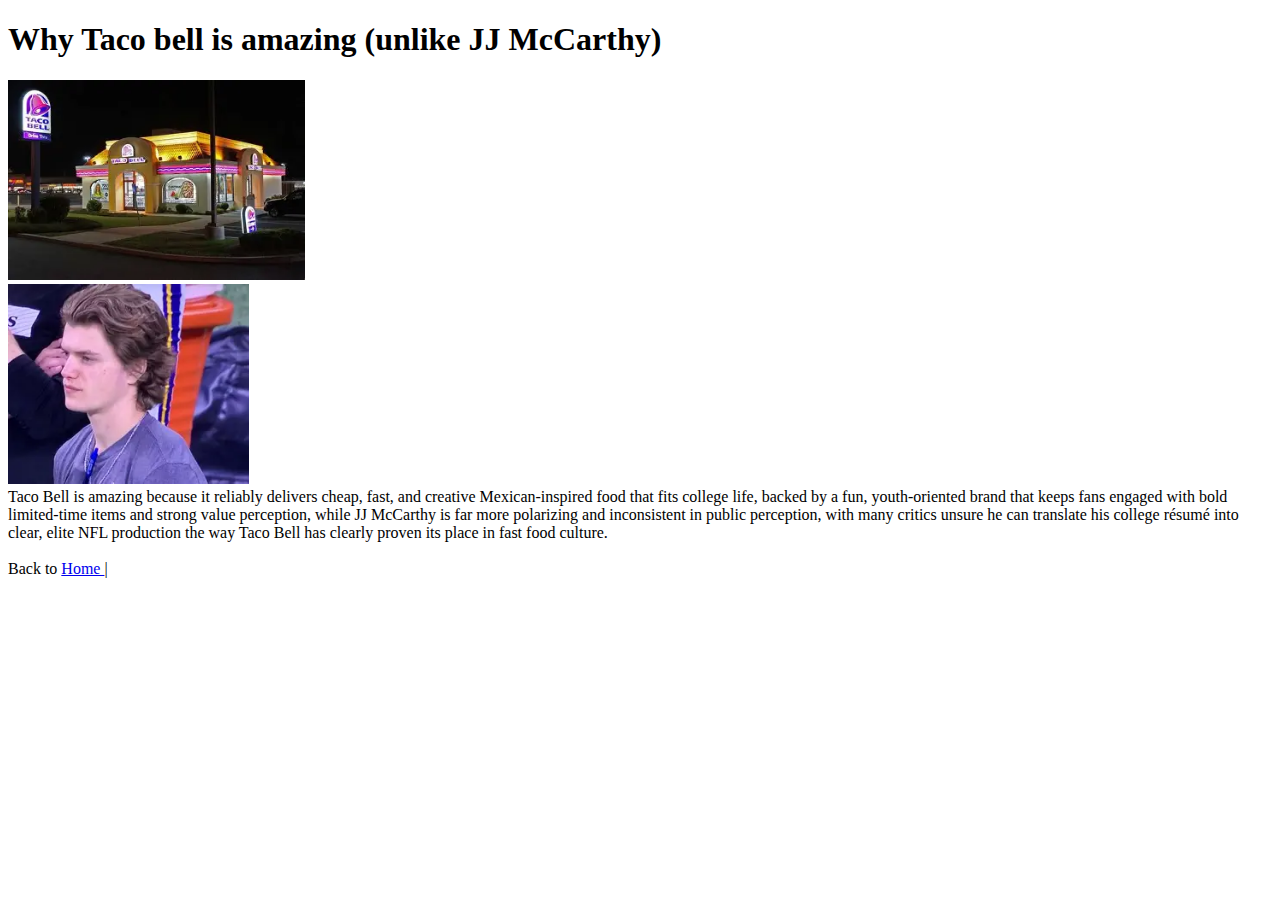
<file: context.html>
<!DOCTYPE html>
<html lang="en">
<head>
    <meta charset="UTF-8">
    <meta name="viewport" content="width=device-width, initial-scale=1.0">
    <title>Taco Bell</title>
</head>

<body>
    <h1> Why Taco bell is amazing (unlike JJ McCarthy)</h1>
    <img src="[data-uri]"
    alt ="Taco Bell lookin fine" height = "200">
    <br>
    <img src="[data-uri]"
    alt ="JJ's ugly ahh" height = "200">
<br>
Taco Bell is amazing because it reliably delivers cheap, fast, and creative Mexican‑inspired food that fits college life, backed by a fun, youth‑oriented brand that keeps fans engaged with bold limited‑time items and strong value perception, while JJ McCarthy is far more polarizing and inconsistent in public perception, with many critics unsure he can translate his college résumé into clear, elite NFL production the way Taco Bell has clearly proven its place in fast food culture.
<br>
<br>
<Div class="footer">
  Back to <a href="index.html">Home </a> |

</Div>
</body>

</html>
</file>
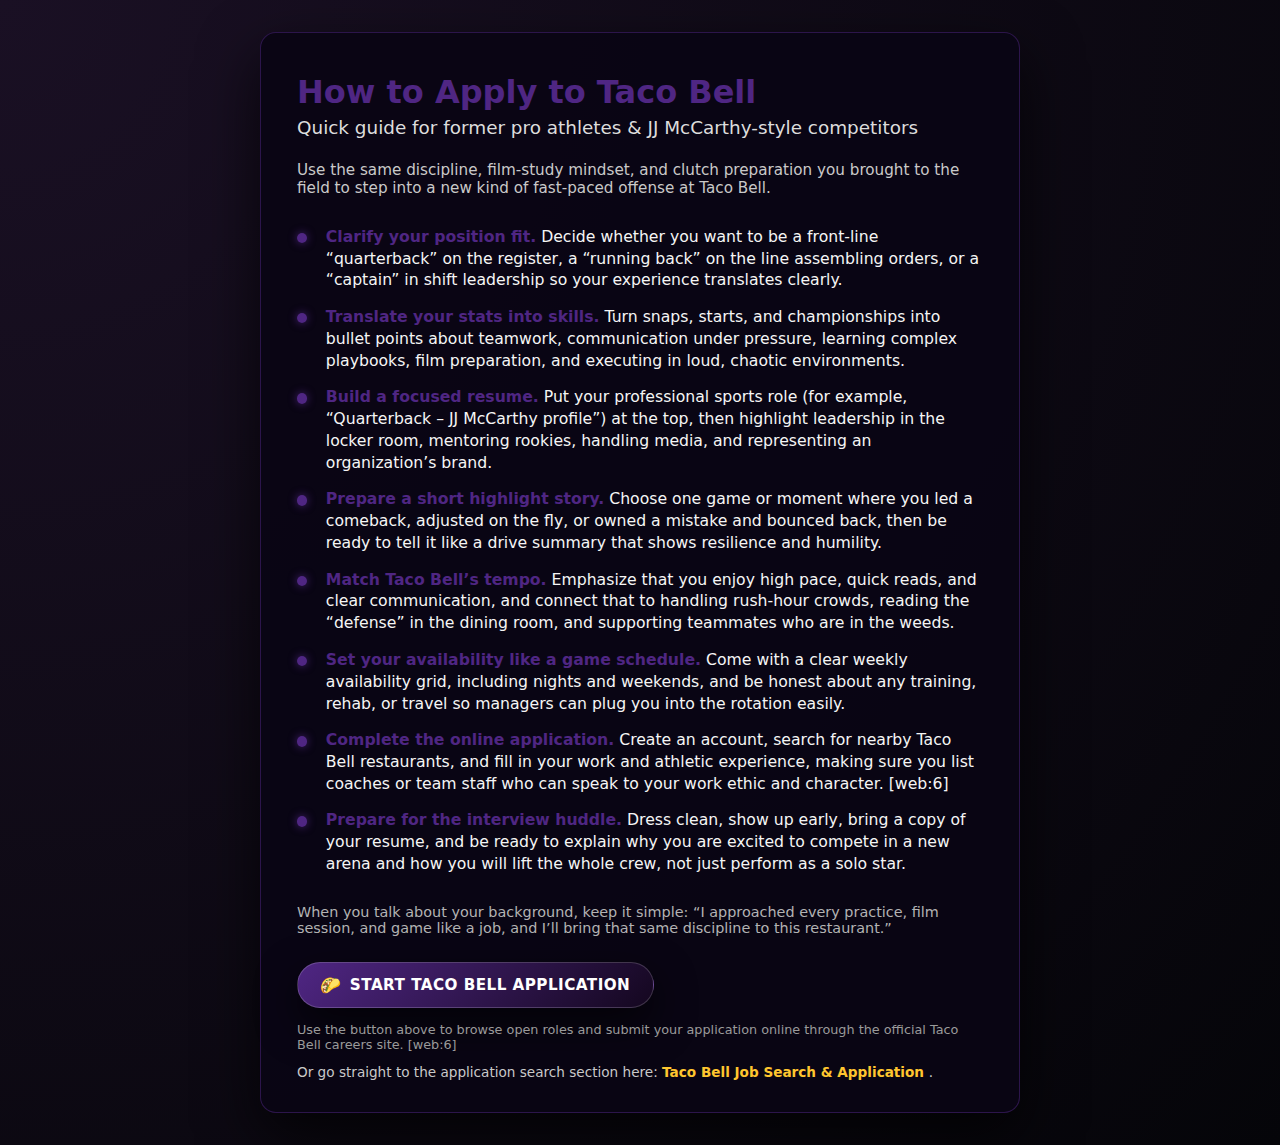
<file: howtoguide2.0.html>
<!DOCTYPE html>
<html lang="en">
<head>
  <meta charset="UTF-8" />
  <title>How to Apply to Taco Bell – For JJ McCarthy-Style Pros</title>
  <style>
    :root {
      /* Vikings-style purple and gold [web:11][web:18] */
      --tb-dark-purple: #4F2683;
      --tb-light-purple: #4F2683;
      --tb-bg: #050509;
      --tb-text: #f5f5f5;
      --tb-accent: #FFC62F;
    }

    * {
      box-sizing: border-box;
      margin: 0;
      padding: 0;
      font-family: system-ui, -apple-system, BlinkMacSystemFont, "Segoe UI", sans-serif;
    }

    body {
      background: radial-gradient(circle at top left, #1a1024, #050509);
      color: var(--tb-text);
      min-height: 100vh;
      display: flex;
      align-items: center;
      justify-content: center;
      padding: 2rem;
    }

    .card {
      background: rgba(10, 5, 20, 0.95);
      border-radius: 16px;
      max-width: 760px;
      width: 100%;
      padding: 2.5rem 2.25rem 2rem;
      box-shadow: 0 24px 60px rgba(0, 0, 0, 0.7);
      border: 1px solid rgba(79, 38, 131, 0.5);
    }

    h1 {
      font-size: 2rem;
      margin-bottom: 0.4rem;
      color: var(--tb-light-purple);
    }

    h2 {
      font-size: 1.15rem;
      margin-bottom: 1.4rem;
      color: #ddd;
      font-weight: 400;
    }

    .tagline {
      font-size: 0.95rem;
      margin-bottom: 1.8rem;
      color: #c9c9c9;
    }

    .tagline span {
      color: var(--tb-accent);
      font-weight: 600;
    }

    ul {
      list-style: none;
      margin-left: 0;
      margin-bottom: 1.8rem;
    }

    li {
      position: relative;
      padding-left: 1.8rem;
      margin-bottom: 0.9rem;
      line-height: 1.4;
      font-size: 0.98rem;
    }

    li::before {
      content: "";
      position: absolute;
      left: 0;
      top: 0.45rem;
      width: 0.65rem;
      height: 0.65rem;
      border-radius: 999px;
      background: linear-gradient(135deg, var(--tb-dark-purple), var(--tb-light-purple));
      box-shadow: 0 0 8px rgba(79, 38, 131, 0.9);
    }

    .highlight {
      color: var(--tb-light-purple);
      font-weight: 600;
    }

    .note {
      font-size: 0.9rem;
      color: #b3b3b3;
      margin-bottom: 1.6rem;
    }

    .apply-link {
      display: inline-flex;
      align-items: center;
      gap: 0.5rem;
      padding: 0.75rem 1.4rem;
      border-radius: 999px;
      border: 1px solid rgba(255, 255, 255, 0.18);
      background: linear-gradient(135deg, var(--tb-dark-purple), #14071f);
      color: #ffffff;
      text-decoration: none;
      font-size: 0.95rem;
      font-weight: 600;
      letter-spacing: 0.03em;
      text-transform: uppercase;
      box-shadow: 0 16px 40px rgba(0, 0, 0, 0.65);
      transition: transform 0.12s ease-out, box-shadow 0.12s ease-out, background 0.12s ease-out;
    }

    .apply-link span.icon {
      font-size: 1.05rem;
    }

    .apply-link:hover {
      background: linear-gradient(135deg, var(--tb-accent), var(--tb-dark-purple));
      transform: translateY(-1px);
      box-shadow: 0 18px 46px rgba(0, 0, 0, 0.8);
    }

    .footer-text {
      margin-top: 0.9rem;
      font-size: 0.8rem;
      color: #9a9a9a;
    }

    .deep-link {
      margin-top: 0.75rem;
      font-size: 0.85rem;
      color: #c9c9c9;
    }

    .deep-link a {
      color: var(--tb-accent);
      text-decoration: none;
      font-weight: 600;
    }

    .deep-link a:hover {
      text-decoration: underline;
    }

    @media (max-width: 600px) {
      .card {
        padding: 1.8rem 1.4rem 1.6rem;
      }

      h1 {
        font-size: 1.6rem;
      }

      h2 {
        font-size: 1rem;
      }
    }
  </style>
</head>
<body>
  <main class="card">
    <h1>How to Apply to Taco Bell</h1>
    <h2>Quick guide for former pro athletes &amp; JJ McCarthy-style competitors</h2>
    <p class="tagline">
      Use the same discipline, film-study mindset, and clutch preparation you brought to the field to step into a new kind of fast-paced offense at Taco Bell.
    </p>

    <ul>
      <li>
        <span class="highlight">Clarify your position fit.</span>
        Decide whether you want to be a front-line “quarterback” on the register, a “running back” on the line assembling orders, or a “captain” in shift leadership so your experience translates clearly.
      </li>
      <li>
        <span class="highlight">Translate your stats into skills.</span>
        Turn snaps, starts, and championships into bullet points about teamwork, communication under pressure, learning complex playbooks, film preparation, and executing in loud, chaotic environments.
      </li>
      <li>
        <span class="highlight">Build a focused resume.</span>
        Put your professional sports role (for example, “Quarterback – JJ McCarthy profile”) at the top, then highlight leadership in the locker room, mentoring rookies, handling media, and representing an organization’s brand.
      </li>
      <li>
        <span class="highlight">Prepare a short highlight story.</span>
        Choose one game or moment where you led a comeback, adjusted on the fly, or owned a mistake and bounced back, then be ready to tell it like a drive summary that shows resilience and humility.
      </li>
      <li>
        <span class="highlight">Match Taco Bell’s tempo.</span>
        Emphasize that you enjoy high pace, quick reads, and clear communication, and connect that to handling rush-hour crowds, reading the “defense” in the dining room, and supporting teammates who are in the weeds.
      </li>
      <li>
        <span class="highlight">Set your availability like a game schedule.</span>
        Come with a clear weekly availability grid, including nights and weekends, and be honest about any training, rehab, or travel so managers can plug you into the rotation easily.
      </li>
      <li>
        <span class="highlight">Complete the online application.</span>
        Create an account, search for nearby Taco Bell restaurants, and fill in your work and athletic experience, making sure you list coaches or team staff who can speak to your work ethic and character. [web:6]
      </li>
      <li>
        <span class="highlight">Prepare for the interview huddle.</span>
        Dress clean, show up early, bring a copy of your resume, and be ready to explain why you are excited to compete in a new arena and how you will lift the whole crew, not just perform as a solo star.
      </li>
    </ul>

    <p class="note">
      When you talk about your background, keep it simple: “I approached every practice, film session, and game like a job, and I’ll bring that same discipline to this restaurant.”
    </p>

    <!-- Taco Bell careers home page with application access [web:6] -->
    <a class="apply-link" href="https://jobs.tacobell.com" target="_blank" rel="noopener noreferrer">
      <span class="icon">🌮</span>
      <span>Start Taco Bell Application</span>
    </a>
    <p class="footer-text">
      Use the button above to browse open roles and submit your application online through the official Taco Bell careers site. [web:6]
    </p>

    <!-- Direct-style link text to the application/job search section [web:6] -->
    <p class="deep-link">
      Or go straight to the application search section here:
      <a href="https://jobs.tacobell.com/search" target="_blank" rel="noopener noreferrer">
        Taco Bell Job Search &amp; Application
      </a>.
    </p>
  </main>
</body>
</html>
</file>
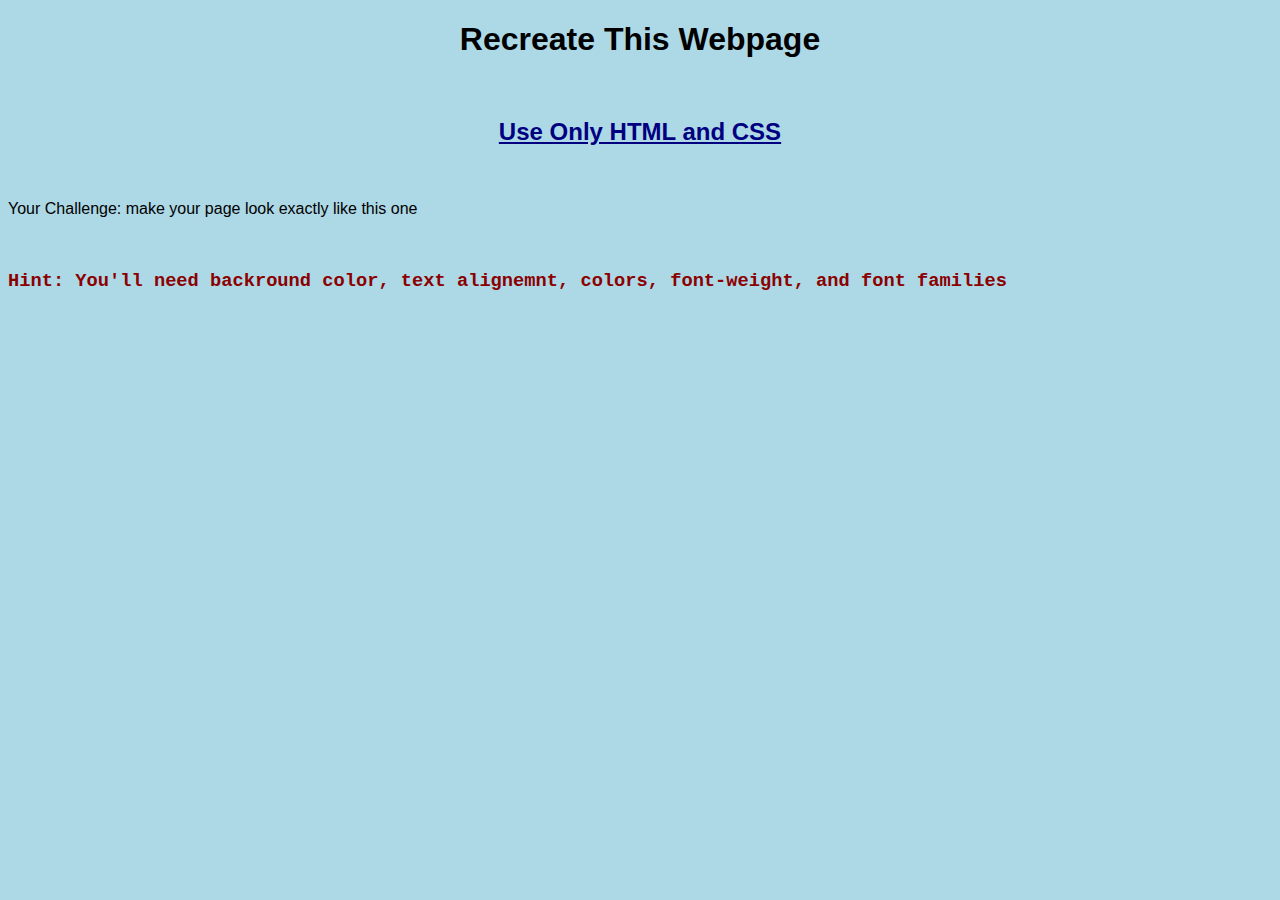
<file: newpage.html>
<!DOCTYPE html>
<html lang="en">
<head>
    <meta charset="UTF-8">
    <meta name="viewport" content="width=device-width, initial-scale=1.0">
    <title>Recreate This Webpage</title>
    <link rel="stylesheet" href="styles/newstyles.css">
</head>
<body>
<h1>Recreate This Webpage </h1>
<br>
<h2>Use Only HTML and CSS</h2>
<br>
<p>Your Challenge: make your page look exactly like this one </p>
<br>
<h3>Hint: You'll need backround color, text alignemnt, colors, font-weight, and font families</h3>
</body>
</html>
</file>
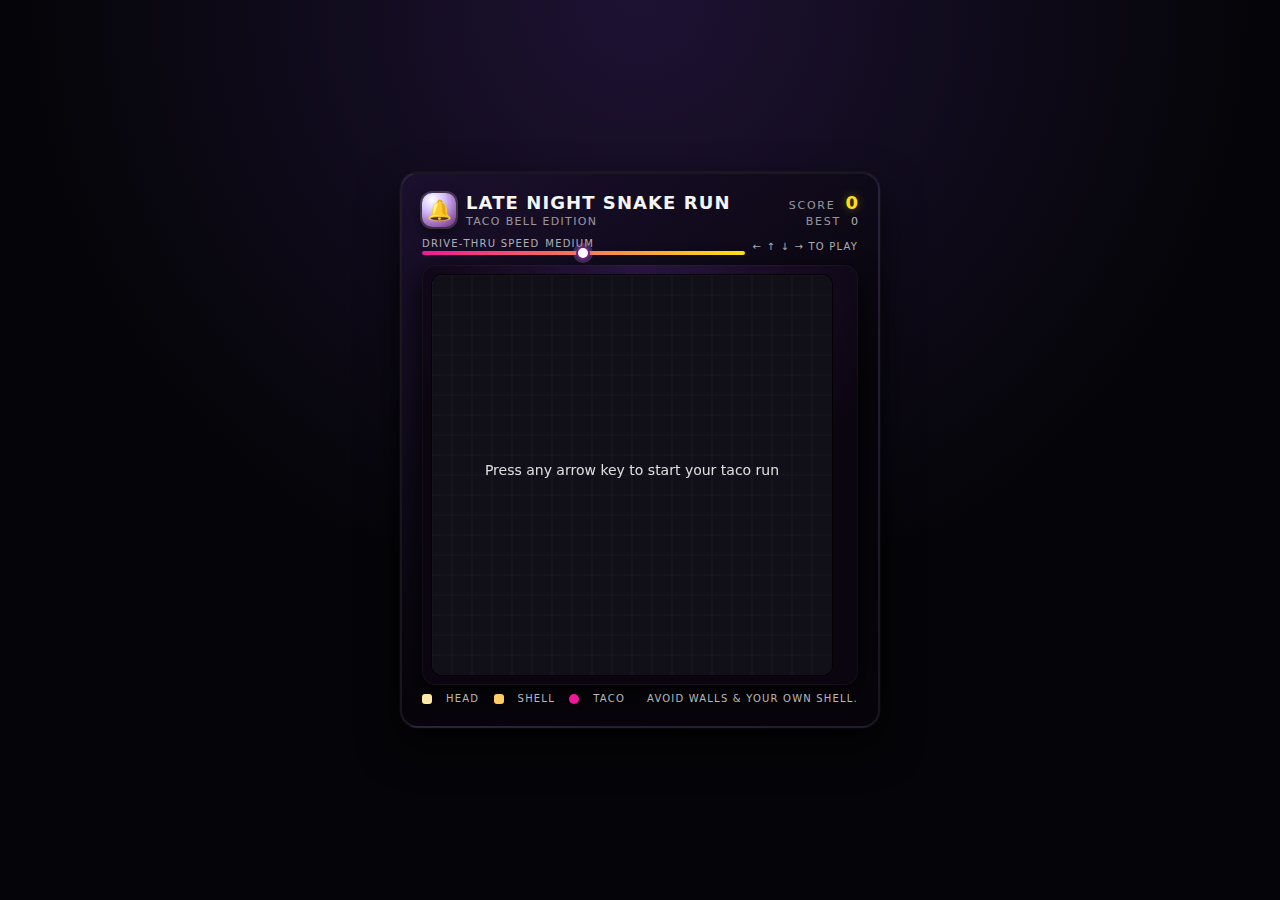
<file: tacobellsnake.html>
<!DOCTYPE html>
<html lang="en">
<head>
  <meta charset="UTF-8" />
  <title>Taco Bell Snake</title>
  <style>
    :root {
      --tb-dark-purple: #702082;  /* Taco Bell dark purple [web:13] */
      --tb-light-purple: #A77BCA; /* Taco Bell light purple [web:13] */
      --tb-gold: #fee012;         /* Accent from Taco Bell palette [web:17] */
      --tb-pink: #ef1897;         /* Accent from Taco Bell palette [web:17] */
      --bg: #050509;
      --board-bg: #111018;
      --snake-body: #ffcc66;
      --snake-head: #ffe9a3;
      --food: #ef1897;
      --grid-line: #222030;
      --text: #f5f5f5;
    }

    * {
      box-sizing: border-box;
      margin: 0;
      padding: 0;
      font-family: system-ui, -apple-system, BlinkMacSystemFont, "Segoe UI",
        sans-serif;
    }

    body {
      background: radial-gradient(circle at top, #1e1233 0, var(--bg) 55%);
      color: var(--text);
      min-height: 100vh;
      display: flex;
      align-items: center;
      justify-content: center;
    }

    .shell {
      background: linear-gradient(145deg, #1b102e 0, #07050b 60%);
      border-radius: 18px;
      border: 2px solid rgba(255, 255, 255, 0.08);
      box-shadow:
        0 18px 40px rgba(0, 0, 0, 0.7),
        0 0 0 1px rgba(255, 255, 255, 0.04);
      padding: 18px 20px 20px;
      width: 480px;
      max-width: 96vw;
    }

    .header {
      display: flex;
      align-items: center;
      justify-content: space-between;
      margin-bottom: 10px;
    }

    .title-block {
      display: flex;
      align-items: center;
      gap: 10px;
    }

    .bell-icon {
      width: 34px;
      height: 34px;
      border-radius: 10px;
      background: radial-gradient(circle at 30% 20%, #ffffff 0, #d7c4ff 32%, #702082 100%);
      display: flex;
      align-items: center;
      justify-content: center;
      color: #1b0a2b;
      font-size: 20px;
      font-weight: 900;
      box-shadow:
        0 0 0 2px rgba(255, 255, 255, 0.18),
        0 8px 16px rgba(0, 0, 0, 0.5);
    }

    .title-text {
      display: flex;
      flex-direction: column;
      gap: 2px;
    }

    .title-text h1 {
      font-size: 18px;
      letter-spacing: 0.06em;
      text-transform: uppercase;
    }

    .title-text span {
      font-size: 11px;
      color: rgba(245, 245, 245, 0.6);
      text-transform: uppercase;
      letter-spacing: 0.12em;
    }

    .score-panel {
      display: flex;
      flex-direction: column;
      gap: 2px;
      align-items: flex-end;
    }

    .score-row {
      display: flex;
      gap: 10px;
      align-items: baseline;
    }

    .label {
      font-size: 11px;
      text-transform: uppercase;
      letter-spacing: 0.16em;
      color: rgba(245, 245, 245, 0.6);
    }

    .value {
      font-size: 18px;
      font-weight: 700;
      color: var(--tb-gold);
      text-shadow: 0 0 10px rgba(254, 224, 18, 0.4);
    }

    .best {
      font-size: 11px;
      color: rgba(245, 245, 245, 0.72);
    }

    .controls {
      margin-top: 4px;
      margin-bottom: 10px;
      display: flex;
      align-items: center;
      justify-content: space-between;
      gap: 8px;
      font-size: 11px;
    }

    .speed-control {
      display: flex;
      flex-direction: column;
      gap: 2px;
      flex: 1;
    }

    .speed-row {
      display: flex;
      align-items: center;
      gap: 6px;
    }

    .speed-row span {
      text-transform: uppercase;
      letter-spacing: 0.12em;
      color: rgba(245, 245, 245, 0.7);
      font-size: 10px;
    }

    input[type="range"] {
      -webkit-appearance: none;
      width: 100%;
      height: 4px;
      border-radius: 999px;
      background: linear-gradient(90deg, var(--tb-pink), var(--tb-gold));
      outline: none;
    }

    input[type="range"]::-webkit-slider-thumb {
      -webkit-appearance: none;
      width: 14px;
      height: 14px;
      border-radius: 50%;
      background: #fff;
      border: 2px solid var(--tb-dark-purple);
      box-shadow: 0 0 0 3px rgba(167, 123, 202, 0.3);
      cursor: pointer;
    }

    input[type="range"]::-moz-range-thumb {
      width: 14px;
      height: 14px;
      border-radius: 50%;
      background: #fff;
      border: 2px solid var(--tb-dark-purple);
      box-shadow: 0 0 0 3px rgba(167, 123, 202, 0.3);
      cursor: pointer;
    }

    .speed-label {
      font-size: 10px;
      color: rgba(245, 245, 245, 0.75);
    }

    .hint {
      font-size: 10px;
      color: rgba(245, 245, 245, 0.7);
      text-align: right;
      text-transform: uppercase;
      letter-spacing: 0.12em;
    }

    .board-wrapper {
      border-radius: 14px;
      padding: 10px;
      background: radial-gradient(circle at top, #28143f 0, #0b050f 55%);
      box-shadow:
        inset 0 0 0 1px rgba(255, 255, 255, 0.04),
        0 10px 26px rgba(0, 0, 0, 0.9);
    }

    canvas {
      display: block;
      background: radial-gradient(circle at 15% 0, #342356 0, var(--board-bg) 50%);
      border-radius: 10px;
      box-shadow:
        inset 0 0 0 1px rgba(255, 255, 255, 0.06),
        0 0 0 1px rgba(0, 0, 0, 0.8);
    }

    .bottom-row {
      margin-top: 8px;
      display: flex;
      justify-content: space-between;
      font-size: 10px;
      color: rgba(245, 245, 245, 0.75);
      text-transform: uppercase;
      letter-spacing: 0.12em;
    }

    .taco-legend span {
      display: inline-flex;
      align-items: center;
      gap: 4px;
      margin-right: 10px;
    }

    .dot {
      width: 10px;
      height: 10px;
      border-radius: 3px;
    }

    .dot.head {
      background: var(--snake-head);
    }

    .dot.body {
      background: var(--snake-body);
    }

    .dot.food {
      background: var(--food);
      border-radius: 50%;
    }

    .overlay {
      position: absolute;
      inset: 0;
      display: none;
      align-items: center;
      justify-content: center;
      border-radius: 10px;
      background: rgba(5, 5, 9, 0.86);
      color: #fff;
      flex-direction: column;
      text-align: center;
    }

    .overlay h2 {
      font-size: 20px;
      margin-bottom: 4px;
      letter-spacing: 0.16em;
      text-transform: uppercase;
    }

    .overlay p {
      font-size: 12px;
      margin-bottom: 10px;
      opacity: 0.9;
    }

    .overlay button {
      border: none;
      border-radius: 999px;
      padding: 8px 20px;
      background: linear-gradient(90deg, var(--tb-pink), var(--tb-gold));
      color: #1b0a2b;
      font-weight: 700;
      font-size: 12px;
      cursor: pointer;
      text-transform: uppercase;
      letter-spacing: 0.16em;
      box-shadow: 0 8px 20px rgba(0, 0, 0, 0.5);
    }

    .board-container {
      position: relative;
    }
  </style>
</head>
<body>
  <div class="shell">
    <div class="header">
      <div class="title-block">
        <div class="bell-icon">🔔</div>
        <div class="title-text">
          <h1>Late Night Snake Run</h1>
          <span>Taco Bell Edition</span>
        </div>
      </div>
      <div class="score-panel">
        <div class="score-row">
          <span class="label">Score</span>
          <span id="score" class="value">0</span>
        </div>
        <div class="score-row">
          <span class="label">Best</span>
          <span id="best" class="best">0</span>
        </div>
      </div>
    </div>

    <div class="controls">
      <div class="speed-control">
        <div class="speed-row">
          <span>Drive‑Thru Speed</span>
          <span id="speedLabel" class="speed-label">Medium</span>
        </div>
        <input
          id="speedRange"
          type="range"
          min="1"
          max="3"
          step="1"
          value="2"
        />
      </div>
      <div class="hint">
        ← ↑ ↓ → to play
      </div>
    </div>

    <div class="board-wrapper">
      <div class="board-container">
        <canvas id="game" width="400" height="400"></canvas>

        <div id="overlay" class="overlay">
          <h2>Order Crashed</h2>
          <p>Your taco run ended. Press restart or hit Space.</p>
          <button id="restartBtn">Restart Run</button>
        </div>
      </div>
    </div>

    <div class="bottom-row">
      <div class="taco-legend">
        <span><span class="dot head"></span> Head</span>
        <span><span class="dot body"></span> Shell</span>
        <span><span class="dot food"></span> Taco</span>
      </div>
      <div>
        Avoid walls & your own shell.
      </div>
    </div>
  </div>

  <script>
    // Config
    const canvas = document.getElementById("game");
    const ctx = canvas.getContext("2d");
    const gridSize = 20;
    const tileCount = canvas.width / gridSize;

    const scoreEl = document.getElementById("score");
    const bestEl = document.getElementById("best");
    const speedRange = document.getElementById("speedRange");
    const speedLabel = document.getElementById("speedLabel");
    const overlay = document.getElementById("overlay");
    const restartBtn = document.getElementById("restartBtn");

    // Game state
    let snake;
    let food;
    let dx;
    let dy;
    let score;
    let bestScore = parseInt(localStorage.getItem("tb_snake_best") || "0", 10);
    bestEl.textContent = bestScore;

    let baseInterval = 130; // ms at medium speed
    let gameIntervalId = null;
    let pendingDirection = null;
    let running = false;

    function speedFromSlider() {
      const level = parseInt(speedRange.value, 10);
      // 1 = slow, 2 = medium, 3 = fast
      if (level === 1) return 180;
      if (level === 2) return 130;
      return 90;
    }

    function updateSpeedLabel() {
      const level = parseInt(speedRange.value, 10);
      if (level === 1) {
        speedLabel.textContent = "Chill (Slow)";
      } else if (level === 2) {
        speedLabel.textContent = "Medium";
      } else {
        speedLabel.textContent = "Rush Hour (Fast)";
      }
    }

    function initGame() {
      snake = [
        { x: 8, y: 10 },
        { x: 7, y: 10 },
        { x: 6, y: 10 }
      ];
      dx = 1;
      dy = 0;
      score = 0;
      pendingDirection = null;
      running = true;
      overlay.style.display = "none";
      scoreEl.textContent = score;
      placeFood();
      baseInterval = speedFromSlider();
      restartLoop();
    }

    function restartLoop() {
      if (gameIntervalId) {
        clearInterval(gameIntervalId);
      }
      gameIntervalId = setInterval(gameLoop, baseInterval);
    }

    function placeFood() {
      let newFood;
      let collision;
      do {
        collision = false;
        newFood = {
          x: Math.floor(Math.random() * tileCount),
          y: Math.floor(Math.random() * tileCount)
        };
        for (const segment of snake) {
          if (segment.x === newFood.x && segment.y === newFood.y) {
            collision = true;
            break;
          }
        }
      } while (collision);
      food = newFood;
    }

    function gameLoop() {
      if (!running) return;

      updateDirectionFromPending();
      const head = { x: snake[0].x + dx, y: snake[0].y + dy };

      // Collision with walls
      if (
        head.x < 0 ||
        head.y < 0 ||
        head.x >= tileCount ||
        head.y >= tileCount
      ) {
        return endGame();
      }

      // Collision with self
      for (const segment of snake) {
        if (segment.x === head.x && segment.y === head.y) {
          return endGame();
        }
      }

      snake.unshift(head);

      // Check food
      if (head.x === food.x && head.y === food.y) {
        score += 10;
        scoreEl.textContent = score;
        // Slightly speed up each taco eaten
        baseInterval = Math.max(60, baseInterval - 3);
        restartLoop();
        placeFood();
      } else {
        snake.pop();
      }

      draw();
    }

    function drawGrid() {
      ctx.fillStyle = "#111018";
      ctx.fillRect(0, 0, canvas.width, canvas.height);

      ctx.strokeStyle = "rgba(255,255,255,0.04)";
      ctx.lineWidth = 1;
      for (let i = 0; i < tileCount; i++) {
        ctx.beginPath();
        ctx.moveTo(i * gridSize, 0);
        ctx.lineTo(i * gridSize, canvas.height);
        ctx.stroke();
        ctx.beginPath();
        ctx.moveTo(0, i * gridSize);
        ctx.lineTo(canvas.width, i * gridSize);
        ctx.stroke();
      }
    }

    function drawSnake() {
      // Body
      for (let i = snake.length - 1; i >= 1; i--) {
        const segment = snake[i];
        ctx.fillStyle = "rgba(255,204,102,0.95)";
        ctx.fillRect(
          segment.x * gridSize + 2,
          segment.y * gridSize + 2,
          gridSize - 4,
          gridSize - 4
        );
      }

      // Head
      const head = snake[0];
      const x = head.x * gridSize;
      const y = head.y * gridSize;
      const radius = gridSize / 2 - 1;

      const centerX = x + gridSize / 2;
      const centerY = y + gridSize / 2;

      ctx.beginPath();
      ctx.fillStyle = "#ffeec0";
      ctx.arc(centerX, centerY, radius, Math.PI * 0.15, Math.PI * 1.85);
      ctx.closePath();
      ctx.fill();

      // Little bell clapper
      ctx.beginPath();
      ctx.fillStyle = "#f7c94c";
      ctx.arc(centerX, centerY + radius / 2.2, radius / 4, 0, Math.PI * 2);
      ctx.fill();

      // Eyes
      ctx.fillStyle = "#1b0a2b";
      const eyeOffsetX = dx === 0 ? radius / 2.6 : radius / 2.1;
      const eyeOffsetY = dy === 0 ? radius / 3 : radius / 2.2;

      const leftEyeX = centerX - (dx === -1 ? eyeOffsetX : dx === 1 ? -eyeOffsetX : eyeOffsetX);
      const rightEyeX = centerX + (dx === -1 ? eyeOffsetX : dx === 1 ? -eyeOffsetX : eyeOffsetX);
      const eyeY = centerY - (dy === -1 ? eyeOffsetY : dy === 1 ? -eyeOffsetY : eyeOffsetY);

      ctx.beginPath();
      ctx.arc(leftEyeX, eyeY, 2, 0, Math.PI * 2);
      ctx.arc(rightEyeX, eyeY, 2, 0, Math.PI * 2);
      ctx.fill();
    }

    function drawFood() {
      const x = food.x * gridSize;
      const y = food.y * gridSize;

      // Tortilla shell
      ctx.beginPath();
      ctx.fillStyle = "#f5e1a4";
      ctx.moveTo(x + 3, y + gridSize - 3);
      ctx.quadraticCurveTo(
        x + gridSize / 2,
        y + gridSize / 2 - 6,
        x + gridSize - 3,
        y + gridSize - 3
      );
      ctx.fill();

      // Filling
      ctx.beginPath();
      ctx.fillStyle = "#b3452b";
      ctx.moveTo(x + 4, y + gridSize - 6);
      ctx.quadraticCurveTo(
        x + gridSize / 2,
        y + gridSize / 2,
        x + gridSize - 4,
        y + gridSize - 6
      );
      ctx.fill();

      ctx.beginPath();
      ctx.fillStyle = "#5aa13b";
      ctx.moveTo(x + 6, y + gridSize - 8);
      ctx.quadraticCurveTo(
        x + gridSize / 2,
        y + gridSize / 2 - 2,
        x + gridSize - 6,
        y + gridSize - 8
      );
      ctx.fill();

      // Hot sauce sparkle
      ctx.fillStyle = "#ef1897";
      ctx.fillRect(x + gridSize / 2 - 1, y + gridSize / 2 - 1, 2, 2);
    }

    function draw() {
      drawGrid();
      drawFood();
      drawSnake();
    }

    function endGame() {
      running = false;
      clearInterval(gameIntervalId);
      gameIntervalId = null;
      if (score > bestScore) {
        bestScore = score;
        localStorage.setItem("tb_snake_best", String(bestScore));
        bestEl.textContent = bestScore;
      }
      overlay.style.display = "flex";
    }

    function updateDirectionFromPending() {
      if (!pendingDirection) return;
      const { x, y } = pendingDirection;
      // Prevent reversing instantly
      if (x === -dx && y === -dy) {
        pendingDirection = null;
        return;
      }
      dx = x;
      dy = y;
      pendingDirection = null;
    }

    document.addEventListener("keydown", (e) => {
      if (!running && (e.code === "Space" || e.code === "Enter")) {
        initGame();
        return;
      }

      if (!["ArrowUp", "ArrowDown", "ArrowLeft", "ArrowRight"].includes(e.key)) {
        return;
      }

      e.preventDefault();
      if (e.key === "ArrowUp") {
        pendingDirection = { x: 0, y: -1 };
      } else if (e.key === "ArrowDown") {
        pendingDirection = { x: 0, y: 1 };
      } else if (e.key === "ArrowLeft") {
        pendingDirection = { x: -1, y: 0 };
      } else if (e.key === "ArrowRight") {
        pendingDirection = { x: 1, y: 0 };
      }
    });

    restartBtn.addEventListener("click", () => {
      initGame();
    });

    speedRange.addEventListener("input", () => {
      updateSpeedLabel();
      baseInterval = speedFromSlider();
      if (running) {
        restartLoop();
      }
    });

    // Initial draw & setup
    updateSpeedLabel();
    drawGrid();
    // Center instructions text
    ctx.fillStyle = "rgba(245,245,245,0.9)";
    ctx.font = "14px system-ui";
    ctx.textAlign = "center";
    ctx.fillText("Press any arrow key to start your taco run", canvas.width / 2, canvas.height / 2);

    // Start when player first presses an arrow
    document.addEventListener(
      "keydown",
      function firstStart(ev) {
        if (
          ["ArrowUp", "ArrowDown", "ArrowLeft", "ArrowRight"].includes(ev.key)
        ) {
          initGame();
          document.removeEventListener("keydown", firstStart);
        }
      },
      { once: true }
    );
  </script>
</body>
</html>
</file>
<file: styles/newstyles.css>
body{
    background-color:lightblue;
font-family:Arial, Helvetica, sans-serif
}
h1{text-align:center;
}
h2{
    text-decoration:underline;
    color:navy;
    text-align: center;
}

h3{
    color:darkred;
font-family:'Courier New', Courier, monospace
}
</file>
